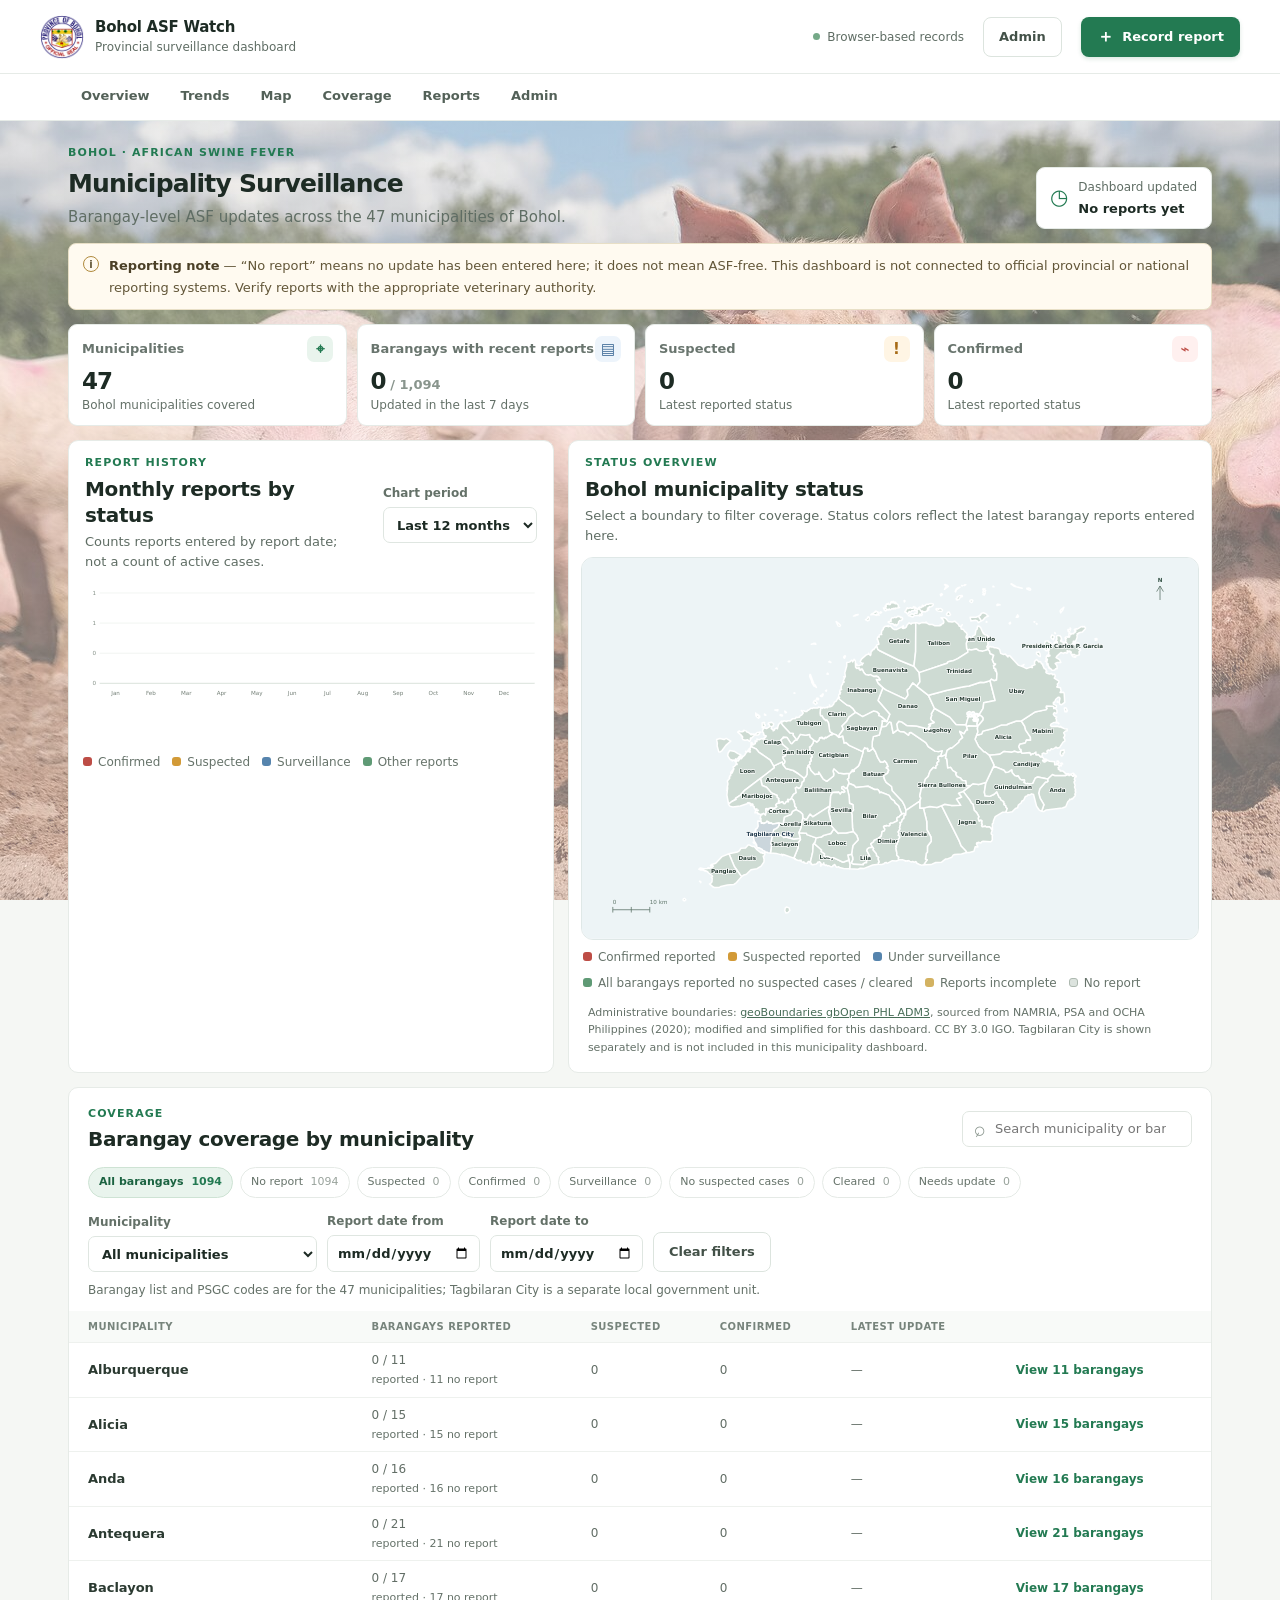
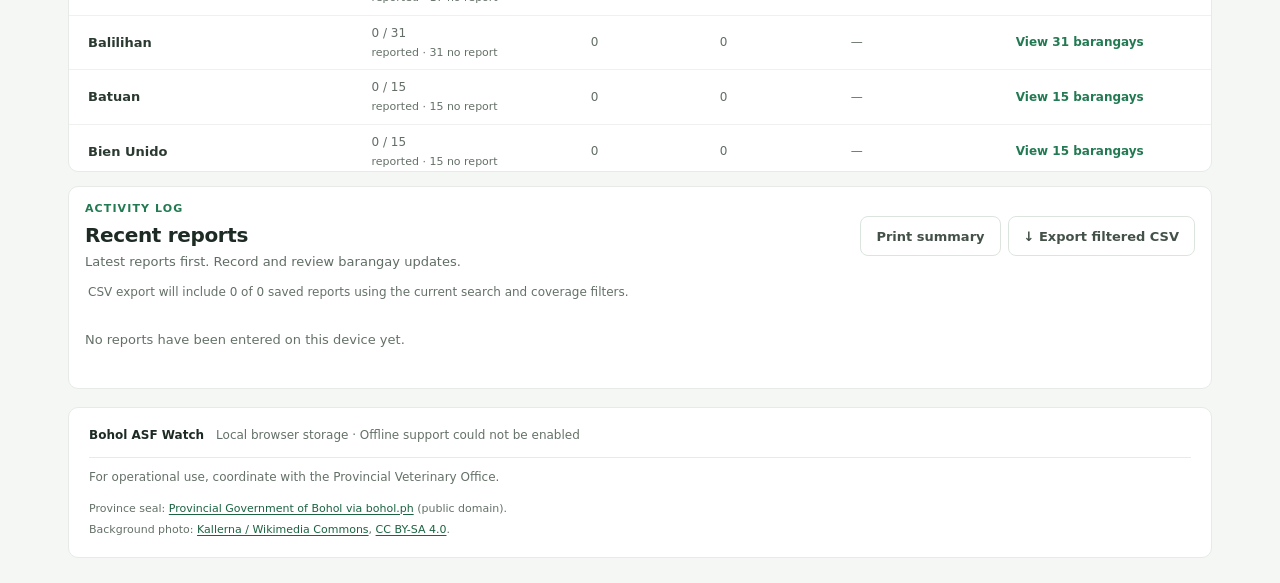
<file: index.html>
<!doctype html>
<html lang="en">
  <head>
    <meta charset="utf-8">
    <meta name="viewport" content="width=device-width, initial-scale=1">
    <meta name="theme-color" content="#f5f7f4">
    <meta name="description" content="Local African swine fever surveillance reporting for Bohol municipalities and barangays.">
    <title>Bohol ASF Watch</title>
    <link rel="manifest" href="manifest.json">
    <link rel="icon" href="app-icon.svg" type="image/svg+xml">
    <link rel="apple-touch-icon" href="app-icon-192.png">
    <link rel="stylesheet" href="styles.css">
    <script src="barangays.js" defer></script>
    <script src="bohol-map.js" defer></script>
    <script src="demo-data.js" defer></script>
    <script src="app.js" defer></script>
  </head>
  <body>
    <header class="topbar">
      <a class="brand" href="#" aria-label="Bohol ASF Watch home">
        <img class="brand-mark" src="bohol-province-seal.png" alt="">
        <span><strong>Bohol ASF Watch</strong><small>Provincial surveillance dashboard</small></span>
      </a>
      <div class="topbar-right">
        <span class="local-badge"><span aria-hidden="true"></span> Browser-based records</span>
        <button class="button button-secondary" id="install-app" type="button" hidden>Install app</button>
        <a class="button button-secondary admin-nav" href="admin.html">Admin</a>
        <button class="button button-primary" id="open-report" type="button">
          <span aria-hidden="true">＋</span> Record report
        </button>
      </div>
    </header>

    <nav class="site-navigation" aria-label="Dashboard sections">
      <div class="site-navigation-inner">
        <a href="#overview">Overview</a>
        <a href="#report-trends">Trends</a>
        <a href="#map-panel">Map</a>
        <a href="#coverage-panel">Coverage</a>
        <a href="#recent-reports">Reports</a>
        <a href="admin.html">Admin</a>
      </div>
    </nav>

    <main class="page">
      <aside class="backend-status-banner demo-mode-banner" id="backend-status-banner" role="alert" hidden></aside>
      <aside class="demo-mode-banner" id="demo-mode-banner" role="alert" hidden>
        <strong>FICTIONAL DEMO DATA — NOT OFFICIAL ASF SURVEILLANCE</strong>
        <span>These example reports are invented for demonstration and must not be used for health, response, or policy decisions.</span>
      </aside>
      <section class="intro">
        <div>
          <p class="eyebrow">BOHOL · AFRICAN SWINE FEVER</p>
          <h1>Municipality Surveillance</h1>
          <p class="intro-copy">Barangay-level ASF updates across the 47 municipalities of Bohol.</p>
        </div>
        <div class="updated-card">
          <span class="updated-icon" aria-hidden="true">◷</span>
          <span><small>Dashboard updated</small><strong id="last-updated">No reports yet</strong></span>
        </div>
      </section>

      <aside class="notice" role="note">
        <span class="notice-icon" aria-hidden="true">i</span>
        <p><strong>Reporting note</strong> — “No report” means no update has been entered here; it does not mean ASF-free. This dashboard is not connected to official provincial or national reporting systems. Verify reports with the appropriate veterinary authority.</p>
      </aside>

      <section class="metrics" id="overview" aria-label="Surveillance summary">
        <article class="metric-card">
          <div class="metric-top"><span>Municipalities</span><span class="metric-icon icon-green" aria-hidden="true">⌖</span></div>
          <strong class="metric-value" id="municipality-count">47</strong>
          <span class="metric-caption">Bohol municipalities covered</span>
        </article>
        <article class="metric-card">
          <div class="metric-top"><span>Barangays with recent reports</span><span class="metric-icon icon-blue" aria-hidden="true">▤</span></div>
          <strong class="metric-value" id="reported-count">0<span class="metric-denom"> / 1,094</span></strong>
          <span class="metric-caption">Updated in the last 7 days</span>
        </article>
        <article class="metric-card">
          <div class="metric-top"><span>Suspected</span><span class="metric-icon icon-amber" aria-hidden="true">!</span></div>
          <strong class="metric-value" id="suspected-count">0</strong>
          <span class="metric-caption">Latest reported status</span>
        </article>
        <article class="metric-card">
          <div class="metric-top"><span>Confirmed</span><span class="metric-icon icon-red" aria-hidden="true">⌁</span></div>
          <strong class="metric-value" id="confirmed-count">0</strong>
          <span class="metric-caption">Latest reported status</span>
        </article>
      </section>

      <div class="analytics-grid">
      <section class="panel trends-panel" id="report-trends" aria-labelledby="trends-title">
        <div class="section-heading">
          <div>
            <p class="eyebrow">REPORT HISTORY</p>
            <h2 id="trends-title">Monthly reports by status</h2>
            <p class="section-subtitle">Counts reports entered by report date; not a count of active cases.</p>
          </div>
          <label class="compact-field">Chart period
            <select id="trend-period" aria-label="Chart period">
              <option value="6">Last 6 months</option>
              <option value="12" selected>Last 12 months</option>
            </select>
          </label>
        </div>
        <div id="trend-chart" class="trend-chart" role="img" aria-label="Monthly report trend chart"></div>
        <div class="chart-legend" aria-label="Chart legend">
          <span><i class="legend-confirmed"></i>Confirmed</span>
          <span><i class="legend-suspected"></i>Suspected</span>
          <span><i class="legend-surveillance"></i>Surveillance</span>
          <span><i class="legend-other"></i>Other reports</span>
        </div>
      </section>

      <section class="panel map-panel" id="map-panel" aria-labelledby="map-title">
        <div class="section-heading">
          <div>
            <p class="eyebrow">STATUS OVERVIEW</p>
            <h2 id="map-title">Bohol municipality status</h2>
            <p class="section-subtitle">Select a boundary to filter coverage. Status colors reflect the latest barangay reports entered here.</p>
          </div>
        </div>
        <div id="municipality-map" class="municipality-map"></div>
        <div class="map-legend" aria-label="Map legend">
          <span><i class="map-confirmed"></i>Confirmed reported</span>
          <span><i class="map-suspected"></i>Suspected reported</span>
          <span><i class="map-surveillance"></i>Under surveillance</span>
          <span><i class="map-clear"></i>All barangays reported no suspected cases / cleared</span>
          <span><i class="map-partial"></i>Reports incomplete</span>
          <span><i class="map-unreported"></i>No report</span>
        </div>
        <p class="map-attribution">Administrative boundaries: <a href="https://github.com/wmgeolab/geoBoundaries/tree/9469f09/releaseData/gbOpen/PHL/ADM3" target="_blank" rel="noopener noreferrer">geoBoundaries gbOpen PHL ADM3</a>, sourced from NAMRIA, PSA and OCHA Philippines (2020); modified and simplified for this dashboard. CC BY 3.0 IGO. Tagbilaran City is shown separately and is not included in this municipality dashboard.</p>
      </section>
      </div>

      <section class="panel coverage-panel" id="coverage-panel">
        <div class="section-heading">
          <div>
            <p class="eyebrow">COVERAGE</p>
            <h2>Barangay coverage by municipality</h2>
          </div>
          <label class="search-wrap">
            <span class="visually-hidden">Search municipalities or barangays</span>
            <span aria-hidden="true">⌕</span>
            <input id="municipality-search" type="search" placeholder="Search municipality or barangay" autocomplete="off">
          </label>
        </div>
        <div class="filters" role="group" aria-label="Filter municipalities">
          <button type="button" class="filter-chip is-selected" data-filter="all" aria-pressed="true">All barangays <span id="filter-all-count">1,094</span></button>
          <button type="button" class="filter-chip" data-filter="unreported" aria-pressed="false">No report <span id="filter-unreported-count">47</span></button>
          <button type="button" class="filter-chip" data-filter="Suspected ASF" aria-pressed="false">Suspected <span id="filter-suspected-count">0</span></button>
          <button type="button" class="filter-chip" data-filter="Confirmed ASF" aria-pressed="false">Confirmed <span id="filter-confirmed-count">0</span></button>
          <button type="button" class="filter-chip" data-filter="Under surveillance" aria-pressed="false">Surveillance <span id="filter-surveillance-count">0</span></button>
          <button type="button" class="filter-chip" data-filter="No suspected cases" aria-pressed="false">No suspected cases <span id="filter-clear-count">0</span></button>
          <button type="button" class="filter-chip" data-filter="Cleared" aria-pressed="false">Cleared <span id="filter-cleared-count">0</span></button>
          <button type="button" class="filter-chip" data-filter="stale" aria-pressed="false">Needs update <span id="filter-stale-count">0</span></button>
        </div>
        <div class="advanced-filters">
          <label class="compact-field">Municipality
            <select id="municipality-filter">
              <option value="">All municipalities</option>
            </select>
          </label>
          <label class="compact-field">Report date from
            <input id="date-from" type="date">
          </label>
          <label class="compact-field">Report date to
            <input id="date-to" type="date">
          </label>
          <button id="clear-filters" class="button button-secondary" type="button">Clear filters</button>
          <p id="filter-error" class="filter-error" role="alert" hidden></p>
        </div>
        <p class="coverage-note">Barangay list and PSGC codes are for the 47 municipalities; Tagbilaran City is a separate local government unit.</p>
        <div class="table-scroll">
          <table>
            <thead>
              <tr><th scope="col">Municipality</th><th scope="col">Barangays reported</th><th scope="col">Suspected</th><th scope="col">Confirmed</th><th scope="col">Latest update</th><th scope="col"><span class="visually-hidden">Actions</span></th></tr>
            </thead>
            <tbody id="municipality-rows"></tbody>
          </table>
        </div>
        <p id="empty-results" class="empty-state" hidden>No municipalities or barangays match this search and filter.</p>
      </section>

      <section class="panel reports-panel" id="recent-reports">
        <div class="section-heading reports-heading">
          <div>
            <p class="eyebrow">ACTIVITY LOG</p>
            <h2>Recent reports</h2>
            <p class="section-subtitle">Latest reports first. Record and review barangay updates.</p>
          </div>
          <div class="report-tools">
            <button id="print-summary" class="button button-secondary" type="button">Print summary</button>
            <button id="export-reports" class="button button-secondary" type="button">↓ <span>Export filtered CSV</span></button>
          </div>
        </div>
        <p id="export-summary" class="export-summary"></p>
        <p id="report-operation-status" class="backup-status" role="status" aria-live="polite"></p>
        <div id="report-list" class="report-list"></div>
        <button id="toggle-all-reports" class="row-action all-reports-toggle" type="button" hidden>Show all reports</button>
      </section>

      <footer class="footer">
        <div class="footer-brand">
          <strong>Bohol ASF Watch</strong>
          <span>Local browser storage <span id="offline-status"></span></span>
        </div>
        <p class="footer-guidance">For operational use, coordinate with the Provincial Veterinary Office.</p>
        <div class="footer-credits">
          <span>Province seal: <a href="https://commons.wikimedia.org/wiki/File:Bohol_Province_Seal.png" target="_blank" rel="noopener noreferrer">Provincial Government of Bohol via bohol.ph</a> (public domain).</span>
          <span>Background photo: <a href="https://commons.wikimedia.org/wiki/File:Pig_farm_Vampula_9.jpg" target="_blank" rel="noopener noreferrer">Kallerna / Wikimedia Commons</a>, <a href="https://creativecommons.org/licenses/by-sa/4.0/" target="_blank" rel="noopener noreferrer">CC BY-SA 4.0</a>.</span>
        </div>
      </footer>
    </main>

    <dialog id="report-dialog" aria-labelledby="dialog-title">
      <form id="report-form" method="dialog">
        <div class="dialog-heading">
          <div><p class="eyebrow">SURVEILLANCE UPDATE</p><h2 id="dialog-title">Record a barangay report</h2></div>
          <button class="icon-button" id="close-dialog" type="button" aria-label="Close dialog">×</button>
        </div>
        <p class="form-note">Enter information from a verified or clearly attributed report. Future dates, duplicate dates, and unusual counts require confirmation. Do not enter personal or sensitive information.</p>
        <div class="form-grid">
          <label class="field field-full">Municipality <span class="required">*</span>
            <select id="report-municipality" name="municipality" required></select>
          </label>
          <label class="field field-full">Barangay <span class="required">*</span>
            <select id="report-barangay" name="barangayCode" required disabled>
              <option value="">Select a municipality first</option>
            </select>
          </label>
          <label class="field">Reported status <span class="required">*</span>
            <select id="report-status" name="status" required>
              <option value="">Select a status</option>
              <option value="No suspected cases">No suspected cases reported</option>
              <option value="Suspected ASF">Suspected ASF</option>
              <option value="Confirmed ASF">Confirmed ASF</option>
              <option value="Under surveillance">Under surveillance</option>
              <option value="Cleared">Cleared</option>
            </select>
          </label>
          <label class="field">Report date <span class="required">*</span>
            <input id="report-date" name="date" type="date" required>
          </label>
          <label class="field">Affected farms
            <input name="farms" type="number" min="0" step="1" value="0" inputmode="numeric">
          </label>
          <label class="field">Pigs affected
            <input name="pigs-affected" type="number" min="0" step="1" value="0" inputmode="numeric">
          </label>
          <label class="field">Pigs reported dead
            <input name="pigs-dead" type="number" min="0" step="1" value="0" inputmode="numeric">
          </label>
          <label class="field">Pigs culled
            <input name="pigs-culled" type="number" min="0" step="1" value="0" inputmode="numeric">
          </label>
          <label class="field field-full">Source / reporting office <span class="required">*</span>
            <input name="source" type="text" maxlength="100" placeholder="e.g. Municipal Agriculture Office" required>
          </label>
          <label class="field field-full">Notes <span class="optional">(optional; avoid personal information)</span>
            <textarea name="notes" rows="3" maxlength="500" placeholder="Relevant details, follow-up, or reference number"></textarea>
          </label>
        </div>
        <p id="form-error" class="form-error" role="alert" hidden></p>
        <div class="dialog-actions">
          <button class="button button-secondary" id="cancel-dialog" type="button">Cancel</button>
          <button class="button button-primary" id="save-report" type="submit">Save report</button>
        </div>
      </form>
    </dialog>
  </body>
</html>
</file>
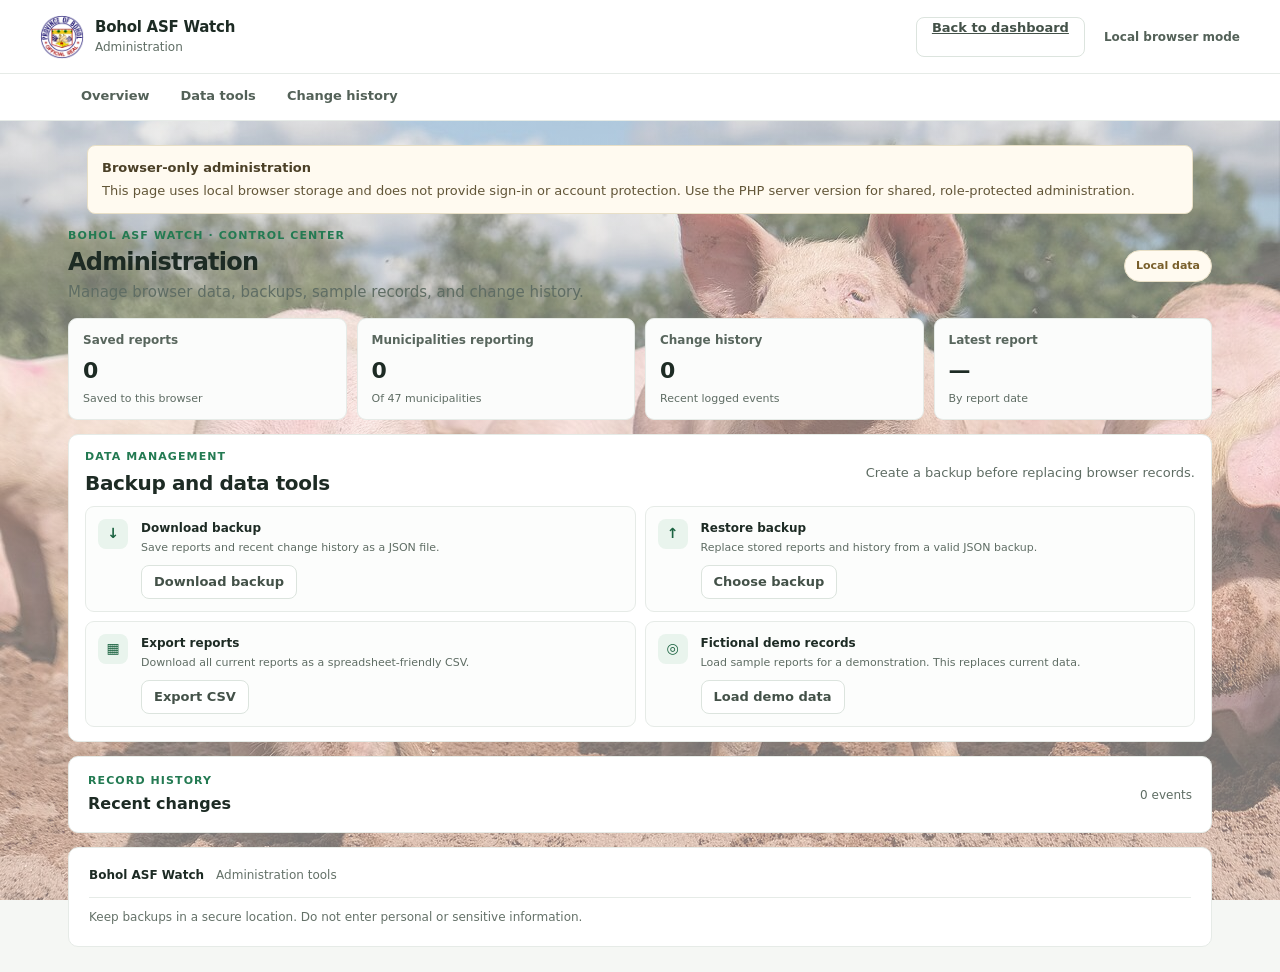
<file: admin.html>
<!doctype html>
<html lang="en">
  <head>
    <meta charset="utf-8">
    <meta name="viewport" content="width=device-width, initial-scale=1">
    <meta name="theme-color" content="#f5f7f4">
    <meta name="description" content="Administrative tools for Bohol ASF Watch.">
    <title>Admin · Bohol ASF Watch</title>
    <link rel="icon" href="app-icon.svg" type="image/svg+xml">
    <link rel="stylesheet" href="styles.css">
    <script src="barangays.js" defer></script>
    <script src="demo-data.js" defer></script>
    <script src="admin.js" defer></script>
  </head>
  <body class="admin-page">
    <header class="topbar">
      <a class="brand" href="index.html" aria-label="Bohol ASF Watch dashboard">
        <img class="brand-mark" src="bohol-province-seal.png" alt="">
        <span><strong>Bohol ASF Watch</strong><small>Administration</small></span>
      </a>
      <div class="topbar-right">
        <a class="button button-secondary" href="index.html">Back to dashboard</a>
        <span class="signed-in-user" id="admin-identity">Local browser mode</span>
        <form class="logout-form" id="admin-logout" action="logout.php" method="post" hidden>
          <input type="hidden" name="csrf" id="admin-logout-csrf" value="">
          <button class="button button-secondary" type="submit">Sign out</button>
        </form>
      </div>
    </header>
    <nav class="site-navigation" aria-label="Administration navigation">
      <div class="site-navigation-inner">
        <a href="#admin-overview">Overview</a>
        <a href="#admin-tools">Data tools</a>
        <a href="#account-management" id="accounts-nav">Accounts</a>
        <a href="#change-log">Change history</a>
      </div>
    </nav>
    <main class="page admin-page-content">
      <aside class="admin-notice" id="admin-mode-notice" role="note">
        <strong>Browser-only administration</strong>
        <span>This page uses local browser storage and does not provide sign-in or account protection. Use the PHP server version for shared, role-protected administration.</span>
      </aside>
      <aside class="demo-mode-banner" id="admin-backend-error" role="alert" hidden></aside>
      <header class="admin-page-heading" id="admin-overview">
        <div>
          <p class="eyebrow">BOHOL ASF WATCH · CONTROL CENTER</p>
          <h1>Administration</h1>
          <p class="intro-copy">Manage browser data, backups, sample records, and change history.</p>
        </div>
        <span class="admin-secure-badge" id="admin-mode-badge">Local data</span>
      </header>
      <div class="admin-stats admin-overview-grid" aria-label="Administration summary">
        <article class="admin-stat"><span>Saved reports</span><strong id="admin-report-count">0</strong><small>Saved to this browser</small></article>
        <article class="admin-stat"><span>Municipalities reporting</span><strong id="admin-municipality-count">0</strong><small>Of 47 municipalities</small></article>
        <article class="admin-stat"><span>Change history</span><strong id="admin-audit-count">0</strong><small>Recent logged events</small></article>
        <article class="admin-stat"><span>Latest report</span><strong id="admin-latest-date">—</strong><small>By report date</small></article>
      </div>
      <section class="panel admin-tools-panel" id="admin-tools" aria-labelledby="admin-tools-title">
        <div class="section-heading admin-tools-heading">
          <div><p class="eyebrow">DATA MANAGEMENT</p><h2 id="admin-tools-title">Backup and data tools</h2></div>
          <p class="section-subtitle">Create a backup before replacing browser records.</p>
        </div>
        <div class="admin-tools-grid">
          <article class="admin-tool-card">
            <span class="admin-tool-icon" aria-hidden="true">↓</span>
            <div><h3>Download backup</h3><p>Save reports and recent change history as a JSON file.</p></div>
            <button class="button button-secondary" id="admin-backup-data" type="button">Download backup</button>
          </article>
          <article class="admin-tool-card">
            <span class="admin-tool-icon" aria-hidden="true">↑</span>
            <div><h3>Restore backup</h3><p>Replace stored reports and history from a valid JSON backup.</p></div>
            <input id="admin-backup-file" type="file" accept="application/json,.json" hidden>
            <button class="button button-secondary" id="admin-restore-backup" type="button">Choose backup</button>
          </article>
          <article class="admin-tool-card">
            <span class="admin-tool-icon" aria-hidden="true">▦</span>
            <div><h3>Export reports</h3><p>Download all current reports as a spreadsheet-friendly CSV.</p></div>
            <button class="button button-secondary" id="admin-export-reports" type="button">Export CSV</button>
          </article>
          <article class="admin-tool-card">
            <span class="admin-tool-icon" aria-hidden="true">◎</span>
            <div><h3>Fictional demo records</h3><p>Load sample reports for a demonstration. This replaces current data.</p></div>
            <button class="button button-secondary" id="admin-load-demo" type="button">Load demo data</button>
          </article>
        </div>
        <p id="admin-data-status" class="backup-status" role="status" aria-live="polite"></p>
      </section>
      <section class="panel admin-users" id="account-management" aria-labelledby="admin-users-title" hidden>
        <div class="section-heading admin-tools-heading">
          <div><p class="eyebrow">ACCESS CONTROL</p><h2 id="admin-users-title">Account management</h2></div>
          <p class="section-subtitle">Create accounts and assign least-privilege roles.</p>
        </div>
        <form id="admin-user-form" class="admin-user-form">
          <label class="compact-field">Username
            <input name="username" minlength="3" maxlength="32" pattern="[A-Za-z0-9._-]+" autocomplete="off" required>
          </label>
          <label class="compact-field">Temporary password
            <input name="password" type="password" minlength="12" maxlength="1024" autocomplete="new-password" required>
          </label>
          <label class="compact-field">Role
            <select name="role" required>
              <option value="viewer">Viewer · read-only</option>
              <option value="editor">Editor · manage reports</option>
              <option value="admin">Admin · manage accounts and data</option>
            </select>
          </label>
          <button class="button button-primary" type="submit">Create account</button>
        </form>
        <p id="admin-users-status" class="backup-status" role="status" aria-live="polite"></p>
        <div class="table-scroll accounts-scroll">
          <table class="accounts-table">
            <thead><tr><th scope="col">Username</th><th scope="col">Role</th><th scope="col">Created</th><th scope="col"><span class="visually-hidden">Actions</span></th></tr></thead>
            <tbody id="admin-users-list"></tbody>
          </table>
        </div>
      </section>
      <details class="panel audit-panel" id="change-log">
        <summary>
          <span><span class="eyebrow">RECORD HISTORY</span><strong>Recent changes</strong></span>
          <span id="audit-count" class="audit-count">0 events</span>
        </summary>
        <div id="audit-list" class="audit-list"></div>
      </details>
      <footer class="footer admin-footer">
        <div class="footer-brand"><strong>Bohol ASF Watch</strong><span>Administration tools</span></div>
        <p class="footer-guidance">Keep backups in a secure location. Do not enter personal or sensitive information.</p>
      </footer>
    </main>
  </body>
</html>
</file>
<file: styles.css>
:root {
  color-scheme: light;
  --ink: #1d2b24;
  --muted: #5f6d64;
  --line: #e6ebe7;
  --surface: #fff;
  --canvas: #f5f7f4;
  --green: #237a52;
  --green-dark: #1b6341;
  --green-pale: #e9f4ed;
  --red: #bd4d46;
  --red-pale: #fff0ef;
  --amber: #a76b16;
  --amber-pale: #fff5e4;
  --blue: #426d98;
  --blue-pale: #edf4fb;
  font-family: system-ui, -apple-system, BlinkMacSystemFont, 'Segoe UI', Arial, sans-serif;
}

* { box-sizing: border-box; }
body {
  margin: 0;
  background-color: var(--canvas);
  background-image: linear-gradient(rgba(245, 247, 244, .38), rgba(245, 247, 244, .48)), url("pig-background.jpg");
  background-position: center;
  background-size: cover;
  background-attachment: fixed;
  color: var(--ink);
}
button, input, select, textarea { font: inherit; }
button { cursor: pointer; }
.topbar { height: 74px; padding: 0 max(28px, calc((100vw - 1200px) / 2)); background: #fff; border-bottom: 1px solid var(--line); display: flex; align-items: center; justify-content: space-between; }
.brand { display: flex; align-items: center; gap: 11px; color: inherit; text-decoration: none; }
.brand-mark { width: 44px; height: 44px; flex: 0 0 44px; display: block; object-fit: contain; }
.brand strong, .brand small { display: block; }
.brand strong { font: 700 14px 'Segoe UI', Arial, sans-serif; letter-spacing: -.2px; }
.brand small { color: var(--muted); font-size: 11px; margin-top: 2px; }
.site-navigation { background: #fff; border-bottom: 1px solid var(--line); }
.site-navigation-inner { display: flex; align-items: center; gap: 5px; max-width: 1200px; margin: 0 auto; padding: 0 28px; overflow-x: auto; scrollbar-width: thin; }
.site-navigation a { flex: 0 0 auto; padding: 12px 13px; border-bottom: 2px solid transparent; color: #536158; font-size: 13px; font-weight: 600; text-decoration: none; }
.site-navigation a:hover, .site-navigation a:focus-visible { color: var(--green-dark); border-bottom-color: var(--green); outline: none; }
.topbar-right { display: flex; align-items: center; gap: 19px; }
.local-badge { color: var(--muted); font-size: 12px; display: flex; gap: 7px; align-items: center; }
.local-badge span { width: 7px; height: 7px; background: #75a988; border-radius: 50%; }
.button { height: 40px; padding: 0 15px; border-radius: 8px; border: 1px solid transparent; font-size: 12px; font-weight: 700; transition: background .15s, border-color .15s; }
.button-primary { background: var(--green); color: white; box-shadow: 0 2px 4px #1f71402a; }
.button-primary:hover { background: var(--green-dark); }
.button-primary > span { font-size: 17px; vertical-align: -1px; margin-right: 4px; }
.button-secondary { background: white; color: #435148; border-color: #dce4de; }
.button-secondary:hover { background: #f8faf8; border-color: #bdcbc1; }
.page { max-width: 1200px; padding: 34px 28px 25px; margin: 0 auto; }
.page > section, .page > details, .page > footer { scroll-margin-top: 16px; }
.intro { display: flex; align-items: flex-end; justify-content: space-between; margin-bottom: 21px; }
.eyebrow { color: var(--green); font-size: 10px; font-weight: 700; letter-spacing: 1.25px; margin: 0 0 8px; }
h1, h2 { font-family: 'Segoe UI', Arial, sans-serif; letter-spacing: -.65px; }
h1 { font-size: 27px; line-height: 1.25; margin: 0; font-weight: 800; }
.intro-copy { color: var(--muted); margin: 7px 0 0; font-size: 13px; }
.updated-card { display: flex; gap: 10px; align-items: center; background: white; border: 1px solid var(--line); border-radius: 9px; padding: 10px 13px; min-width: 176px; }
.updated-icon { color: var(--green); font-size: 21px; }
.updated-card small, .updated-card strong { display: block; }
.updated-card small { color: var(--muted); font-size: 10px; }
.updated-card strong { font-size: 11px; margin-top: 3px; }
.notice { border: 1px solid #e8dfc6; background: #fffaf0; border-radius: 8px; padding: 11px 14px; display: flex; gap: 10px; align-items: flex-start; margin-bottom: 18px; color: #625638; }
.notice-icon { width: 16px; height: 16px; flex: 0 0 16px; display: grid; place-items: center; border: 1px solid #b08a3d; border-radius: 50%; font-size: 10px; font-weight: 700; margin-top: 1px; }
.notice p { margin: 0; font-size: 11px; line-height: 1.55; }
.notice strong { color: #4b4027; }
.demo-mode-banner { display: flex; flex-direction: column; gap: 4px; margin: 0 0 18px; padding: 14px 16px; border: 2px solid #b74942; border-radius: 9px; background: #fff0ef; color: #752c28; font-size: 14px; line-height: 1.55; }
.demo-mode-banner[hidden] { display: none; }
.demo-mode-banner strong { font-size: 15px; letter-spacing: .3px; }
.metrics { display: grid; grid-template-columns: repeat(4, 1fr); gap: 13px; margin-bottom: 19px; }
.metric-card { background: var(--surface); border: 1px solid var(--line); border-radius: 9px; padding: 14px 16px 13px; }
.metric-top { display: flex; justify-content: space-between; align-items: center; color: #69756e; font-size: 11px; font-weight: 600; }
.metric-icon { width: 26px; height: 26px; border-radius: 7px; display: grid; place-items: center; font-size: 15px; font-weight: 700; }
.icon-green { background: var(--green-pale); color: var(--green); }
.icon-blue { background: var(--blue-pale); color: var(--blue); }
.icon-amber { background: var(--amber-pale); color: var(--amber); }
.icon-red { background: var(--red-pale); color: var(--red); }
.metric-value { display: block; font: 800 25px 'Segoe UI', Arial, sans-serif; letter-spacing: -.9px; margin-top: 9px; }
.metric-denom { font-size: 13px; font-weight: 600; color: #89958d; letter-spacing: 0; }
.metric-caption { display: block; color: #96a098; font-size: 10px; margin-top: 2px; }
.panel { background: white; border: 1px solid var(--line); border-radius: 10px; overflow: hidden; }
.coverage-panel { margin-bottom: 18px; }
.section-heading { padding: 18px 19px 15px; display: flex; align-items: center; justify-content: space-between; gap: 20px; }
.section-heading .eyebrow { margin-bottom: 4px; }
h2 { font-size: 18px; margin: 0; font-weight: 800; }
.compact-field { display: flex; flex-direction: column; gap: 5px; color: #647168; font-size: 10px; font-weight: 700; }
.compact-field select, .compact-field input { min-height: 36px; border: 1px solid #dfe6e1; border-radius: 7px; padding: 7px 9px; color: var(--ink); background: white; font-size: 11px; }
.compact-field select:focus, .compact-field input:focus { outline: 2px solid #88b69a; outline-offset: 1px; }
.trends-panel, .map-panel { margin-bottom: 18px; }
.trend-chart { padding: 0 18px; min-height: 210px; overflow-x: auto; }
.trend-chart svg { display: block; width: 100%; min-width: 470px; height: auto; }
.chart-legend, .map-legend { display: flex; flex-wrap: wrap; gap: 13px 18px; padding: 0 19px 17px; color: #66736a; font-size: 10px; }
.chart-legend span, .map-legend span { display: inline-flex; align-items: center; gap: 6px; }
.chart-legend i, .map-legend i { width: 9px; height: 9px; border-radius: 3px; display: inline-block; }
.legend-confirmed, .map-confirmed { background: #bd4d46; }
.legend-suspected, .map-suspected { background: #d29a37; }
.legend-surveillance, .map-surveillance { background: #5684ad; }
.legend-other, .map-clear { background: #5f9a75; }
.map-partial { background: #d3b261; }
.map-unreported { background: #dce3de; border: 1px solid #adb9b0; }
.municipality-map { padding: 0 18px 10px; overflow-x: auto; }
.municipality-map svg { display: block; width: 100%; min-width: 620px; height: auto; border: 1px solid #dfe8e7; border-radius: 12px; }
.map-ocean { fill: #edf4f6; }
.map-boundary { stroke: #fff; stroke-width: 1.5; stroke-linejoin: round; vector-effect: non-scaling-stroke; transition: fill .16s, stroke .16s; }
.map-boundary[data-map-municipality] { cursor: pointer; }
.map-boundary[data-map-municipality]:hover, .map-boundary[data-map-municipality]:focus { stroke: #203d34; stroke-width: 2.8; outline: none; }
.map-unreported { fill: #cedbd3; }
.map-partial { fill: #e5bf61; }
.map-clear { fill: #74aa86; }
.map-surveillance { fill: #78a7cb; }
.map-suspected { fill: #e0a13c; }
.map-confirmed { fill: #bf625e; }
.map-outside { fill: #cbd6dc; stroke: #fff; stroke-width: 1.5; vector-effect: non-scaling-stroke; }
.map-label { fill: #273d34; font: 700 9px 'Segoe UI', Arial, sans-serif; text-anchor: middle; paint-order: stroke; stroke: #fff; stroke-width: 2.8px; stroke-linejoin: round; pointer-events: none; }
.map-city-label { fill: #243d50; font-size: 9px; }
.map-north { fill: #365346; font: 700 10px 'Segoe UI', Arial, sans-serif; text-anchor: middle; }
.map-north path, .map-scale path { fill: none; stroke: #5d7468; stroke-width: 1.4; }
.map-scale { fill: #5d7468; font: 9px 'Segoe UI', Arial, sans-serif; }
.map-attribution { color: #87938a; font-size: 9px; line-height: 1.5; margin: 0 19px 15px; }
.map-attribution a { color: #476d57; }
.advanced-filters { display: flex; align-items: flex-end; flex-wrap: wrap; gap: 10px; padding: 0 19px 14px; }
.advanced-filters .compact-field { min-width: 145px; }
.filter-error { width: 100%; color: #a33e39; font-size: 11px; margin: 0; }
.report-tools { display: flex; flex-wrap: wrap; gap: 7px; }
.backup-status { color: var(--green-dark); font-size: 11px; margin: 0 19px 8px; }
.backup-status.is-error { color: #a33e39; }
.backup-status:empty { display: none; }
.search-wrap { width: 230px; height: 36px; border: 1px solid #e0e6e1; border-radius: 7px; display: flex; align-items: center; gap: 8px; padding: 0 10px; color: #88948c; }
.search-wrap > span { font-size: 20px; transform: rotate(-15deg); }
.search-wrap input { width: 100%; border: 0; outline: 0; font-size: 11px; background: transparent; color: var(--ink); }
.search-wrap:focus-within { border-color: #88b69a; box-shadow: 0 0 0 3px #237a5212; }
.filters { display: flex; align-items: center; flex-wrap: wrap; gap: 7px; padding: 0 19px 14px; }
.coverage-note { color: #87938a; font-size: 10px; margin: -5px 19px 12px; }
.filter-chip { border: 1px solid #e5eae6; border-radius: 20px; background: white; padding: 6px 10px; color: #657269; font-size: 10px; white-space: nowrap; }
.filter-chip span { margin-left: 4px; color: #98a29b; }
.filter-chip:hover { background: #f8faf8; }
.filter-chip.is-selected { color: var(--green-dark); background: var(--green-pale); border-color: #cee3d4; font-weight: 700; }
.filter-chip.is-selected span { color: var(--green); }
.table-scroll { overflow-x: auto; }
table { border-collapse: collapse; width: 100%; min-width: 780px; text-align: left; }
thead { background: #f8faf8; }
th { padding: 10px 15px; color: #77847c; font-size: 9px; letter-spacing: .45px; font-weight: 700; text-transform: uppercase; }
td { padding: 10px 15px; border-top: 1px solid #eef1ee; color: #626e66; font-size: 11px; }
td:first-child { color: #2b3a31; font-size: 11px; font-weight: 700; }
th:first-child, td:first-child { padding-left: 19px; }
tbody tr:hover { background: #fbfcfb; }
.municipality-row td { vertical-align: middle; }
.municipality-row td:first-child strong { font-size: 11px; }
.coverage-caption { display: block; color: #929d95; font-size: 9px; margin-top: 3px; }
.barangay-detail-row > td { padding: 0; background: #f8faf8; }
.barangay-detail { padding: 14px 18px 16px; }
.barangay-detail h3 { margin: 0 0 10px; color: #435148; font-size: 11px; }
.barangay-detail h3 span { color: #89948d; font-weight: 400; margin-left: 5px; }
.barangay-table { min-width: 760px; background: white; }
.barangay-table th:first-child, .barangay-table td:first-child { padding-left: 12px; }
.barangay-table th { padding-top: 8px; padding-bottom: 8px; }
.barangay-table td { padding-top: 8px; padding-bottom: 8px; }
.status-pill { display: inline-flex; align-items: center; gap: 6px; border-radius: 20px; padding: 5px 8px; font-size: 10px; font-weight: 600; white-space: nowrap; }
.status-pill::before { content: ''; width: 6px; height: 6px; border-radius: 50%; background: currentColor; }
.status-unreported { color: #707c74; background: #f0f3f1; }
.status-suspected { color: #966112; background: #fff3da; }
.status-confirmed { color: #a33e39; background: #fdeceb; }
.status-surveillance { color: #37658e; background: #eaf2fa; }
.status-negative, .status-cleared { color: #26734b; background: #e9f4ed; }
.stale-mark { color: #a76b16; font-size: 9px; margin-left: 4px; }
.row-action { border: 0; background: transparent; color: var(--green); font-size: 10px; font-weight: 700; padding: 4px; }
.row-action:hover { text-decoration: underline; }
.empty-state { text-align: center; padding: 25px 12px; color: var(--muted); font-size: 12px; }
.reports-heading { padding-bottom: 13px; }
.section-subtitle { color: var(--muted); margin: 4px 0 0; font-size: 11px; }
.report-list { padding: 0 19px 8px; }
.all-reports-toggle { margin: 0 19px 14px; }
.report-item { border-top: 1px solid #eef1ee; display: grid; grid-template-columns: 35px minmax(150px, 1fr) auto; align-items: center; gap: 10px; padding: 11px 0; }
.report-marker { width: 30px; height: 30px; border-radius: 8px; background: #f1f5f2; color: var(--green); display: grid; place-items: center; font-size: 13px; }
.report-main { min-width: 0; }
.report-title { margin: 0; font-size: 11px; font-weight: 700; color: #34443a; }
.report-detail { margin: 3px 0 0; color: #849087; font-size: 10px; line-height: 1.45; }
.report-meta { color: #88948c; font-size: 10px; text-align: right; white-space: nowrap; }
.report-actions { display: flex; justify-content: flex-end; gap: 9px; margin-top: 5px; }
.report-actions button { color: var(--green); border: 0; padding: 2px 0; background: transparent; font-size: 10px; }
.report-actions button:hover { text-decoration: underline; }
.report-meta .delete-report { display: block; color: #a05b55; border: 0; padding: 5px 0 0; margin-left: auto; background: transparent; font-size: 10px; }
.report-meta .delete-report:hover { text-decoration: underline; }
.no-reports { padding: 16px 0 20px; color: #87938a; font-size: 11px; }
.footer { display: grid; grid-template-columns: minmax(0, 1fr) auto; gap: 12px 20px; margin-top: 18px; padding: 18px 20px; border: 1px solid var(--line); border-radius: 10px; background: #fff; color: #647168; font-size: 12px; line-height: 1.6; }
.footer-brand { display: flex; flex-wrap: wrap; align-items: baseline; gap: 5px 12px; min-width: 0; }
.footer-brand strong { color: var(--ink); }
.footer-brand > span { overflow-wrap: anywhere; }
.footer-guidance { grid-column: 1 / -1; margin: 0; padding-top: 10px; border-top: 1px solid var(--line); }
.footer-credits { grid-column: 1 / -1; display: grid; gap: 4px; color: #647168; font-size: 11px; overflow-wrap: anywhere; }
.footer a { color: var(--green-dark); text-decoration-thickness: 1px; text-underline-offset: 2px; }
.footer a:hover { color: var(--green); }
.export-summary { margin: 0 19px 8px; color: #87938a; font-size: 10px; }
.audit-panel { margin-top: 18px; }
.audit-panel > summary { cursor: pointer; list-style: none; display: flex; align-items: center; justify-content: space-between; padding: 16px 19px; }
.audit-panel > summary::-webkit-details-marker { display: none; }
.audit-panel > summary > span:first-child { display: grid; gap: 3px; }
.audit-panel > summary .eyebrow { margin: 0; }
.audit-panel > summary strong { font-size: 14px; }
.audit-count { color: var(--muted); font-size: 11px; }
.audit-list { padding: 0 19px 8px; }
.audit-item { display: grid; grid-template-columns: 10px minmax(0, 1fr) auto; gap: 10px; align-items: start; padding: 10px 0; border-top: 1px solid #eef1ee; }
.audit-marker { width: 8px; height: 8px; margin-top: 4px; border-radius: 50%; background: #76847a; }
.audit-created { background: #5f9a75; }
.audit-edited { background: #5684ad; }
.audit-deleted { background: #bd4d46; }
.audit-restored { background: #a76b16; }
.audit-item div { display: grid; gap: 3px; }
.audit-item strong { color: #34443a; font-size: 10px; }
.audit-item div span, .audit-item time { color: #849087; font-size: 10px; line-height: 1.45; }
dialog { padding: 0; width: min(560px, calc(100vw - 28px)); max-height: min(90vh, 750px); border: 0; border-radius: 12px; box-shadow: 0 20px 70px #16261d38; color: var(--ink); }
dialog::backdrop { background: #18251dcc; }
dialog form { padding: 22px 24px 20px; overflow-y: auto; max-height: inherit; }
.dialog-heading { display: flex; justify-content: space-between; align-items: flex-start; gap: 15px; }
.dialog-heading .eyebrow { margin-bottom: 5px; }
.dialog-heading h2 { font-size: 19px; }
.icon-button { border: 0; background: #f1f4f2; border-radius: 7px; width: 30px; height: 30px; color: #637168; font-size: 20px; line-height: 1; }
.form-note { color: var(--muted); font-size: 11px; line-height: 1.55; margin: 10px 0 17px; }
.form-grid { display: grid; grid-template-columns: 1fr 1fr; gap: 13px 12px; }
.field { display: flex; flex-direction: column; gap: 6px; color: #48564d; font-size: 10px; font-weight: 700; }
.field-full { grid-column: 1 / -1; }
.field input, .field select, .field textarea { border: 1px solid #dfe6e1; border-radius: 7px; padding: 9px 10px; min-height: 37px; width: 100%; color: #2d3b32; background: white; outline: none; font-size: 11px; font-weight: 400; }
.field textarea { resize: vertical; min-height: 70px; line-height: 1.5; }
.field input:focus, .field select:focus, .field textarea:focus { border-color: #87b398; box-shadow: 0 0 0 3px #237a5212; }
.required { color: #b74942; }
.optional { color: #89948d; font-weight: 400; }
.form-error { color: #a33e39; background: #fdeceb; padding: 8px 10px; font-size: 11px; border-radius: 6px; }
.dialog-actions { display: flex; justify-content: flex-end; gap: 8px; margin-top: 18px; padding-top: 14px; border-top: 1px solid var(--line); }
.visually-hidden { position: absolute; width: 1px; height: 1px; overflow: hidden; clip: rect(0, 0, 0, 0); white-space: nowrap; }
.admin-nav { display: inline-flex; align-items: center; justify-content: center; text-decoration: none; }
.admin-panel { margin-top: 18px; }
.admin-notice { display: flex; flex-direction: column; gap: 3px; margin: 0 19px 16px; padding: 12px 14px; border: 1px solid #e8dfc6; border-radius: 8px; background: #fffaf0; color: #625638; font-size: 13px; line-height: 1.55; }
.admin-notice strong { color: #4b4027; }
.admin-stats { display: grid; grid-template-columns: repeat(4, minmax(0, 1fr)); gap: 12px; padding: 0 19px 17px; }
.admin-stat { display: flex; flex-direction: column; gap: 3px; min-width: 0; padding: 14px; border: 1px solid var(--line); border-radius: 9px; background: #fbfcfb; }
.admin-stat > span { color: #58665d; font-size: 12px; font-weight: 600; }
.admin-stat strong { color: var(--ink); font-size: 23px; line-height: 1.3; overflow-wrap: anywhere; }
.admin-stat small { color: var(--muted); font-size: 11px; }
.admin-actions { display: flex; flex-wrap: wrap; gap: 8px; padding: 0 19px 19px; }
.signed-in-user { color: #536158; font-size: 12px; font-weight: 650; }
.logout-form { margin: 0; }
.admin-users { margin: 0 19px 19px; border-top: 1px solid var(--line); padding-top: 17px; }
.admin-users[hidden] { display: none; }
.admin-users-heading h3 { margin: 0; color: var(--ink); font-size: 16px; }
.admin-user-form { display: flex; flex-wrap: wrap; align-items: flex-end; gap: 10px; margin: 14px 0; }
.admin-user-form .compact-field { flex: 1 1 155px; }
.admin-user-form input, .admin-user-form select { min-width: 0; }
.accounts-table { min-width: 560px; }
.account-role-select { min-height: 34px; padding: 5px 8px; border: 1px solid #dfe6e1; border-radius: 7px; background: white; color: var(--ink); font: inherit; }
.account-remove { border: 0; background: transparent; color: #a33e39; font: inherit; font-size: 12px; font-weight: 700; }
body[data-backend-role="viewer"] #open-report,
body[data-backend-role="viewer"] #admin-record-report,
body[data-backend-role="viewer"] [data-report-for],
body[data-backend-role="viewer"] [data-edit-report],
body[data-backend-role="viewer"] [data-delete-report] { display: none !important; }
body[data-backend-role="editor"] #admin-restore-backup,
body[data-backend-role="editor"] #admin-load-demo { display: none !important; }

@media (max-width: 760px) {
  .topbar { padding: 0 16px; height: 66px; }
  .site-navigation-inner { padding: 0 10px; gap: 0; }
  .site-navigation a { padding: 11px 12px; }
  .topbar-right { gap: 10px; }
  .local-badge { display: none; }
  .page { padding: 26px 16px 20px; }
  .metrics { grid-template-columns: repeat(2, 1fr); gap: 9px; }
  .metric-card { padding: 12px; }
  .section-heading { padding: 15px; align-items: flex-start; flex-direction: column; gap: 12px; }
  .search-wrap { width: 100%; }
  .filters { padding: 0 15px 13px; gap: 6px; }
  .filter-chip { padding: 6px 8px; font-size: 9px; }
  .advanced-filters { padding: 0 15px 13px; align-items: stretch; }
  .advanced-filters .compact-field { flex: 1 1 145px; }
  .report-tools { width: 100%; }
  .report-tools .button { flex: 1 1 auto; }
  .admin-nav { padding: 0 10px; }
  .admin-stats { grid-template-columns: repeat(2, minmax(0, 1fr)); padding-right: 15px; padding-left: 15px; }
  .admin-notice { margin-right: 15px; margin-left: 15px; }
  .admin-actions { padding-right: 15px; padding-left: 15px; }
  .signed-in-user { display: none; }
  .admin-users { margin-right: 15px; margin-left: 15px; }
  .admin-user-form .compact-field { flex-basis: 100%; }
  .trend-chart, .municipality-map { padding-left: 12px; padding-right: 12px; }
  .map-attribution { margin-left: 15px; margin-right: 15px; }
  .audit-item { grid-template-columns: 10px minmax(0, 1fr); }
  .audit-item time { grid-column: 2; }
  .footer { grid-template-columns: 1fr; gap: 10px; padding: 15px; }
  .footer-guidance, .footer-credits { grid-column: auto; }
}
@media (max-width: 460px) {
  .brand small { font-size: 9px; }
  .brand strong { font-size: 12px; }
  .brand-mark { width: 38px; height: 38px; flex-basis: 38px; }
  .button { padding: 0 11px; font-size: 11px; }
  .intro { align-items: flex-start; flex-direction: column; gap: 14px; }
  .updated-card { min-width: 0; }
  h1 { font-size: 23px; }
  .report-item { grid-template-columns: 32px minmax(100px, 1fr) auto; gap: 7px; }
  .report-meta { font-size: 9px; }
  .form-grid { grid-template-columns: 1fr; }
  .field-full { grid-column: auto; }
  .field input, .field select, .field textarea { min-height: 44px; font-size: 16px; }
  dialog form { padding: 18px 16px; }
  .dialog-actions { position: sticky; bottom: -18px; background: white; padding: 12px 0 4px; }
  .dialog-actions .button { height: 44px; flex: 1; }
}

body { font-size: 14px; line-height: 1.5; }
.brand strong { font-family: inherit; font-size: 15px; letter-spacing: -.25px; }
.brand small { font-size: 12px; }
.button { font-size: 13px; }
.eyebrow { font-size: 11px; letter-spacing: 1.1px; }
h1, h2 { font-family: inherit; }
h1 { font-size: clamp(26px, 3vw, 32px); line-height: 1.2; letter-spacing: -.8px; }
h2 { font-size: 20px; line-height: 1.3; letter-spacing: -.35px; }
.intro-copy { font-size: 15px; line-height: 1.55; }
.updated-card small { font-size: 12px; }
.updated-card strong { font-size: 13px; }
.notice p { font-size: 13px; line-height: 1.65; }
.metric-top { font-size: 13px; }
.metric-value { font-family: inherit; font-size: 28px; }
.metric-caption { color: #647168; font-size: 12px; }
.section-subtitle { font-size: 13px; line-height: 1.55; }
.compact-field { font-size: 12px; }
.compact-field select, .compact-field input { font-size: 13px; }
.chart-legend, .map-legend { font-size: 12px; line-height: 1.5; }
.map-label { font-family: inherit; font-size: 10px; }
.map-north, .map-scale { font-family: inherit; font-size: 10px; }
.map-attribution { color: #647168; font-size: 11px; line-height: 1.6; }
.filter-error, .backup-status { font-size: 12px; }
.search-wrap input { font-size: 13px; }
.coverage-note { color: #647168; font-size: 12px; }
.filter-chip { font-size: 11px; }
th { font-size: 10px; }
td, td:first-child { font-size: 12px; }
.municipality-row td:first-child strong { font-size: 13px; }
.coverage-caption { color: #647168; font-size: 11px; }
.barangay-detail h3 { font-size: 13px; }
.status-pill { font-size: 11px; }
.row-action { font-size: 12px; }
.empty-state { font-size: 13px; }
.report-title { font-size: 13px; }
.report-detail { color: #647168; font-size: 12px; line-height: 1.55; }
.report-meta, .report-actions button, .report-meta .delete-report { font-size: 11px; }
.no-reports { color: #647168; font-size: 13px; }
.footer { color: #647168; font-size: 12px; }
.export-summary { color: #647168; font-size: 12px; }
.audit-panel > summary strong { font-size: 16px; }
.audit-count, .audit-item strong, .audit-item div span, .audit-item time { font-size: 12px; }
.audit-item div span, .audit-item time { line-height: 1.55; }
.dialog-heading h2 { font-size: 21px; }
.form-note { font-size: 13px; line-height: 1.6; }
.field { font-size: 12px; }
.field input, .field select, .field textarea { font-size: 13px; }
.form-error { font-size: 12px; }

@media (max-width: 460px) {
  .brand small { font-size: 10px; }
  .brand strong { font-size: 13px; }
  .button { font-size: 12px; }
  h1 { font-size: 26px; }
  .field input, .field select, .field textarea { font-size: 16px; }
}

@media print {
  body { background: white; color: #111; }
  .topbar { height: auto; padding: 0 0 12px; border-bottom: 1px solid #999; }
  .topbar-right, .search-wrap, .filters, .advanced-filters, .report-tools, .admin-actions, .row-action,
  .report-actions, .delete-report, .dialog-actions, dialog, .filter-error, .backup-status,
  .all-reports-toggle { display: none !important; }
  .page { max-width: none; padding: 16px 0; }
  .panel, .metric-card, .updated-card { border-color: #bbb; box-shadow: none; break-inside: avoid; }
  .trends-panel, .map-panel, .coverage-panel, .reports-panel { margin-bottom: 12px; }
  .table-scroll { overflow: visible; }
  table, .barangay-table { min-width: 0; }
  th, td { padding: 5px; font-size: 8pt; }
  .municipality-row, .report-item { break-inside: avoid; }
  .footer { border-top: 1px solid #bbb; }
}

.site-navigation { position: sticky; top: 0; z-index: 20; }
.page { padding-top: 24px; }
.intro { margin-bottom: 14px; }
.intro h1 { font-size: 25px; }
.notice { margin-bottom: 14px; }
.metrics { gap: 10px; margin-bottom: 14px; }
.metric-card { padding: 11px 13px; }
.metric-value { margin-top: 6px; font-size: 23px; }
.analytics-grid { display: grid; grid-template-columns: minmax(0, .86fr) minmax(0, 1.14fr); gap: 14px; margin-bottom: 14px; }
.analytics-grid > .panel { min-width: 0; margin: 0; }
.analytics-grid .section-heading { padding: 14px 16px 11px; }
.trend-chart { min-height: 170px; padding: 0 12px; }
.trend-chart svg { min-width: 430px; }
.municipality-map { padding: 0 12px 8px; }
.municipality-map svg { min-width: 520px; }
.map-legend, .chart-legend { gap: 8px 12px; padding: 0 14px 12px; }
.coverage-panel { margin-bottom: 14px; }
.coverage-panel > .table-scroll { max-height: min(460px, 55vh); overflow: auto; overscroll-behavior: contain; }
.coverage-panel > .table-scroll thead { position: sticky; top: 0; z-index: 2; }
.coverage-panel th, .coverage-panel td { padding-top: 8px; padding-bottom: 8px; }
.reports-panel .section-heading { padding: 14px 16px 11px; }
.reports-panel .report-list { padding: 0 16px 6px; }
.report-item { padding: 11px 0; }
.report-status { margin-top: 0; }

.admin-page-content { display: grid; gap: 14px; }
.admin-page-content > * { margin-top: 0; margin-bottom: 0; }
.admin-page-heading { display: flex; align-items: center; justify-content: space-between; gap: 16px; }
.admin-page-heading h1 { font-size: 24px; }
.admin-page-heading .eyebrow { margin-bottom: 4px; }
.admin-page-heading .intro-copy { margin-top: 4px; }
.admin-secure-badge { padding: 7px 11px; border: 1px solid #cfe4d5; border-radius: 999px; background: #e9f4ed; color: #1b6341; font-size: 11px; font-weight: 700; white-space: nowrap; }
.admin-secure-badge.is-local { border-color: #e8dfc6; background: #fffaf0; color: #795f2b; }
.admin-overview-grid { gap: 10px; padding: 0; margin: 0; }
.admin-overview-grid .admin-stat { padding: 12px 14px; }
.admin-overview-grid .admin-stat strong { margin: 5px 0 2px; font-size: 22px; }
.admin-tools-panel .admin-tools-heading { padding: 14px 16px 10px; }
.admin-tools-heading .section-subtitle { margin: 0; }
.admin-tools-grid { display: grid; grid-template-columns: repeat(2, minmax(0, 1fr)); gap: 9px; padding: 0 16px 14px; }
.admin-tool-card { display: grid; grid-template-columns: 32px minmax(0, 1fr); align-items: start; gap: 9px 11px; padding: 12px; border: 1px solid var(--line); border-radius: 9px; background: #fcfdfc; }
.admin-tool-icon { display: grid; place-items: center; width: 30px; height: 30px; border-radius: 8px; color: var(--green-dark); background: var(--green-pale); font-weight: 800; }
.admin-tool-card h3 { margin: 0; font-size: 12px; }
.admin-tool-card p { margin: 3px 0 0; color: var(--muted); font-size: 11px; line-height: 1.45; }
.admin-tool-card .button { grid-column: 2; justify-self: start; height: 34px; padding: 0 12px; }
.admin-tools-panel > .backup-status { margin: 0 16px 12px; }
.admin-users { margin: 0; padding: 0 16px 14px; }
.admin-users[hidden] { display: none; }
.admin-user-form { display: grid; grid-template-columns: minmax(140px, 1fr) minmax(180px, 1.3fr) minmax(160px, 1fr) auto; align-items: end; gap: 10px; }
.admin-user-form .button { height: 36px; }
.admin-users > .backup-status { margin: 8px 0; }
.accounts-scroll { max-height: 260px; overflow: auto; }
.accounts-scroll thead { position: sticky; top: 0; z-index: 1; }
.audit-panel { margin: 0; }
.audit-panel .audit-list { max-height: 280px; overflow: auto; overscroll-behavior: contain; }
.admin-footer { margin-top: 0; }
.signed-in-user { color: #536158; font-size: 12px; font-weight: 650; }
.logout-form { margin: 0; }

@media (max-width: 900px) {
  .analytics-grid { grid-template-columns: 1fr; }
  .analytics-grid > .map-panel { order: 0; }
  .analytics-grid > .trends-panel { order: 1; }
  .admin-user-form { grid-template-columns: repeat(2, minmax(0, 1fr)); }
}

@media (max-width: 760px) {
  .topbar { height: auto; min-height: 66px; padding: 8px 14px; gap: 8px; }
  .topbar-right { gap: 8px; }
  .local-badge { display: none; }
  .page { padding: 18px 12px 16px; }
  .metrics { grid-template-columns: repeat(2, minmax(0, 1fr)); }
  .analytics-grid { gap: 10px; margin-bottom: 10px; }
  .coverage-panel > .table-scroll { max-height: 390px; }
  .admin-page-content { gap: 10px; }
  .admin-page-heading { align-items: flex-start; }
  .admin-tools-grid { grid-template-columns: 1fr; padding: 0 12px 12px; }
  .admin-users { padding-right: 12px; padding-left: 12px; }
  .admin-users .section-heading { padding-right: 0; padding-left: 0; }
  .footer { margin-top: 0; }
}

@media (max-width: 460px) {
  .admin-page-heading { flex-direction: column; }
  .admin-user-form { grid-template-columns: 1fr; }
  .admin-tool-card { grid-template-columns: 28px minmax(0, 1fr); gap: 8px; padding: 10px; }
  .admin-tool-card .button { grid-column: 1 / -1; }
  .admin-overview-grid { grid-template-columns: repeat(2, minmax(0, 1fr)); }
}
</file>
